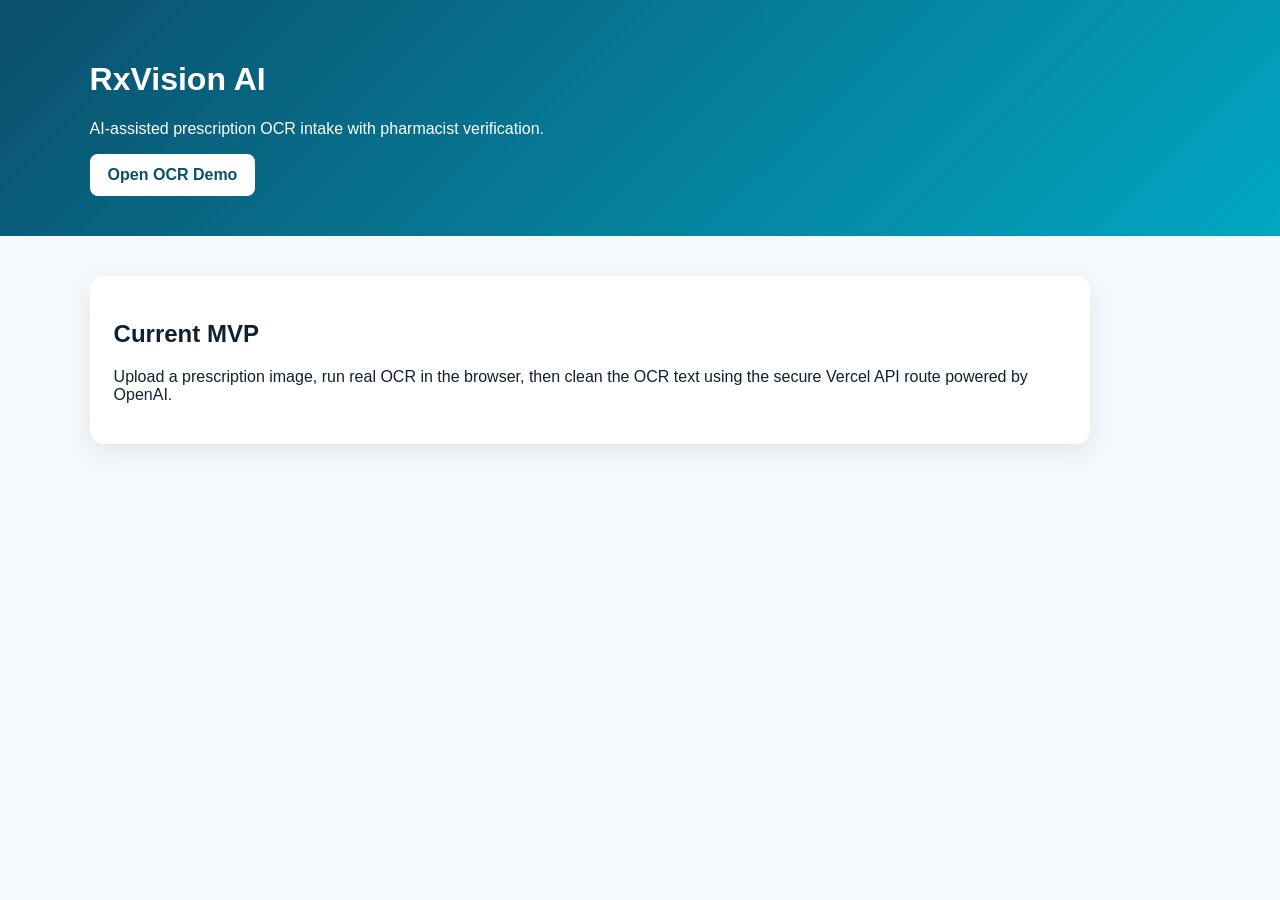
<file: index.html>
<!DOCTYPE html>
<html lang="en"><head><meta charset="UTF-8"><meta name="viewport" content="width=device-width,initial-scale=1.0"><title>RxVision AI</title><style>body{font-family:Arial;margin:0;background:#f6f9fc;color:#102033}header{background:linear-gradient(135deg,#0b4f6c,#01a7c2);color:#fff;padding:40px 7%}.btn{display:inline-block;background:white;color:#0b4f6c;padding:12px 18px;border-radius:8px;text-decoration:none;font-weight:700}section{padding:40px 7%;max-width:1000px}.card{background:white;border-radius:14px;padding:24px;box-shadow:0 8px 24px rgba(0,0,0,.08)}</style></head><body><header><h1>RxVision AI</h1><p>AI-assisted prescription OCR intake with pharmacist verification.</p><a class="btn" href="/mvp.html">Open OCR Demo</a></header><section><div class="card"><h2>Current MVP</h2><p>Upload a prescription image, run real OCR in the browser, then clean the OCR text using the secure Vercel API route powered by OpenAI.</p></div></section></body></html>
</file>
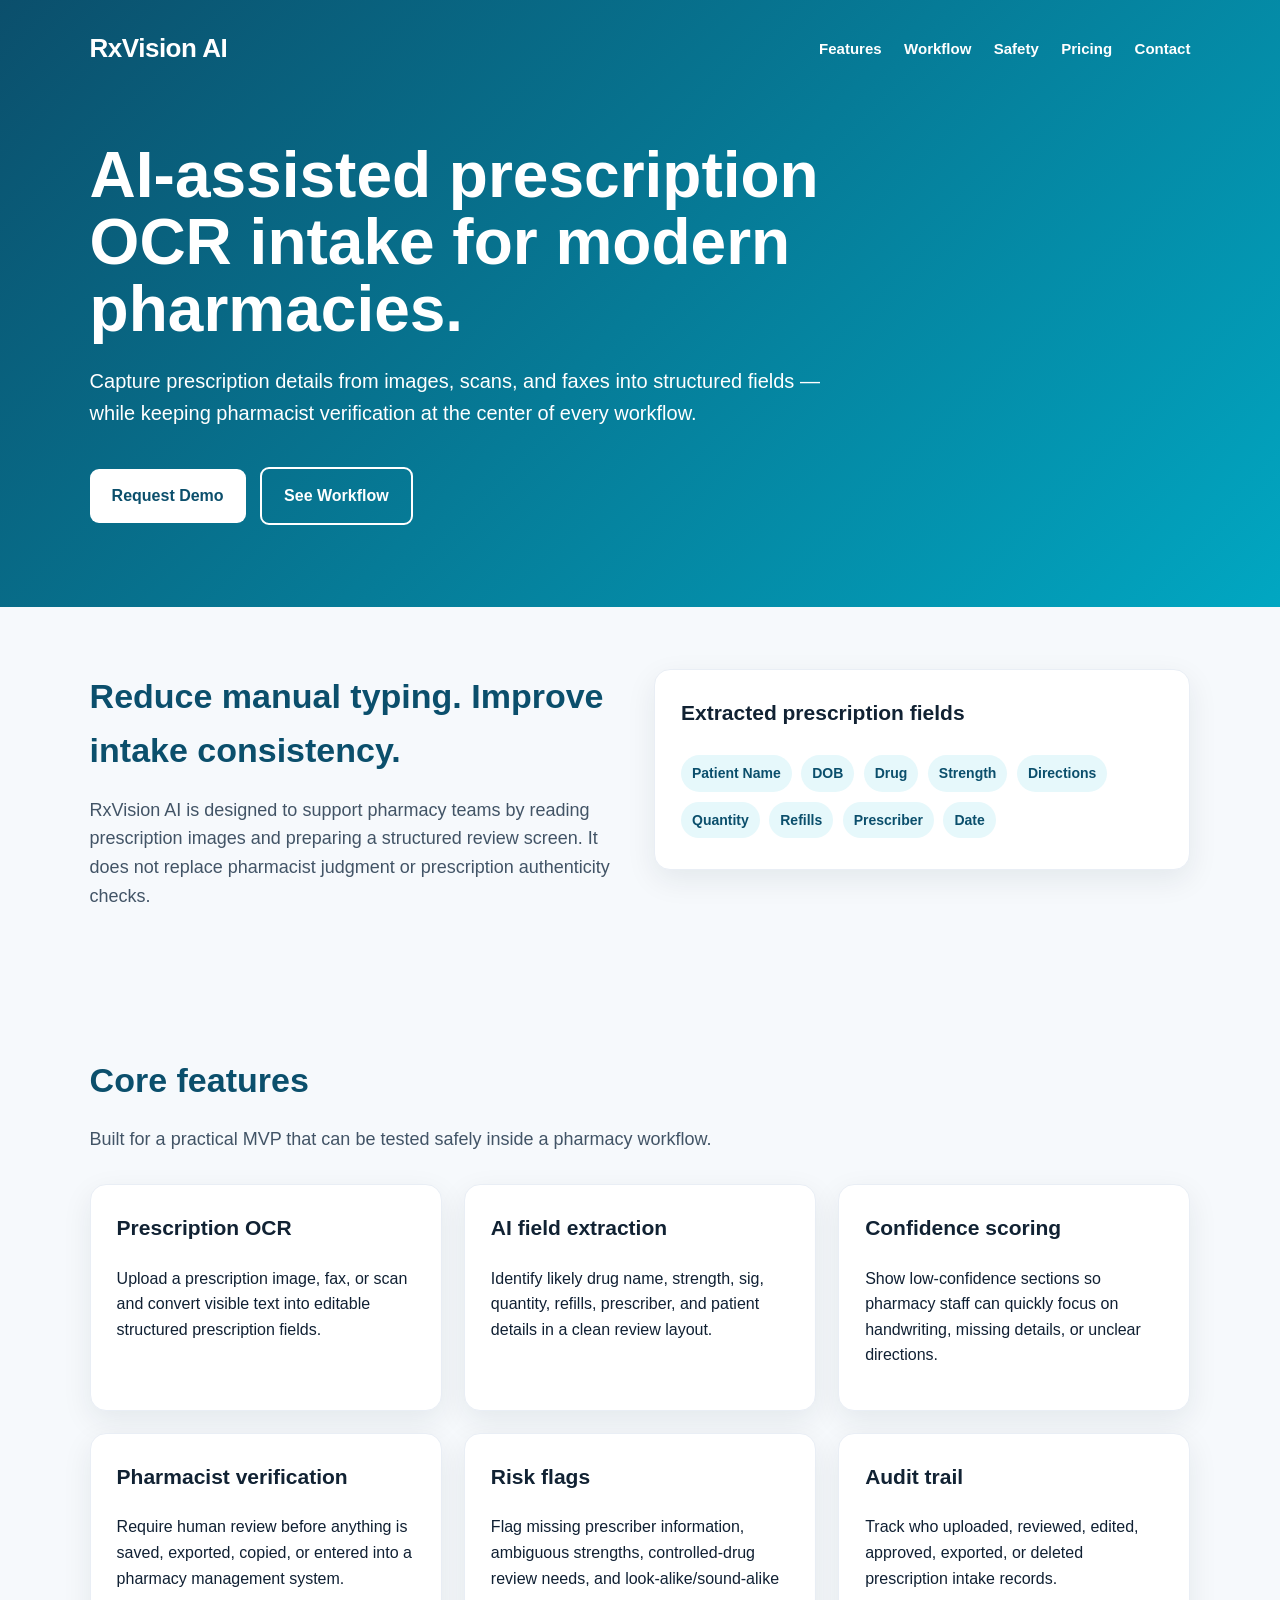
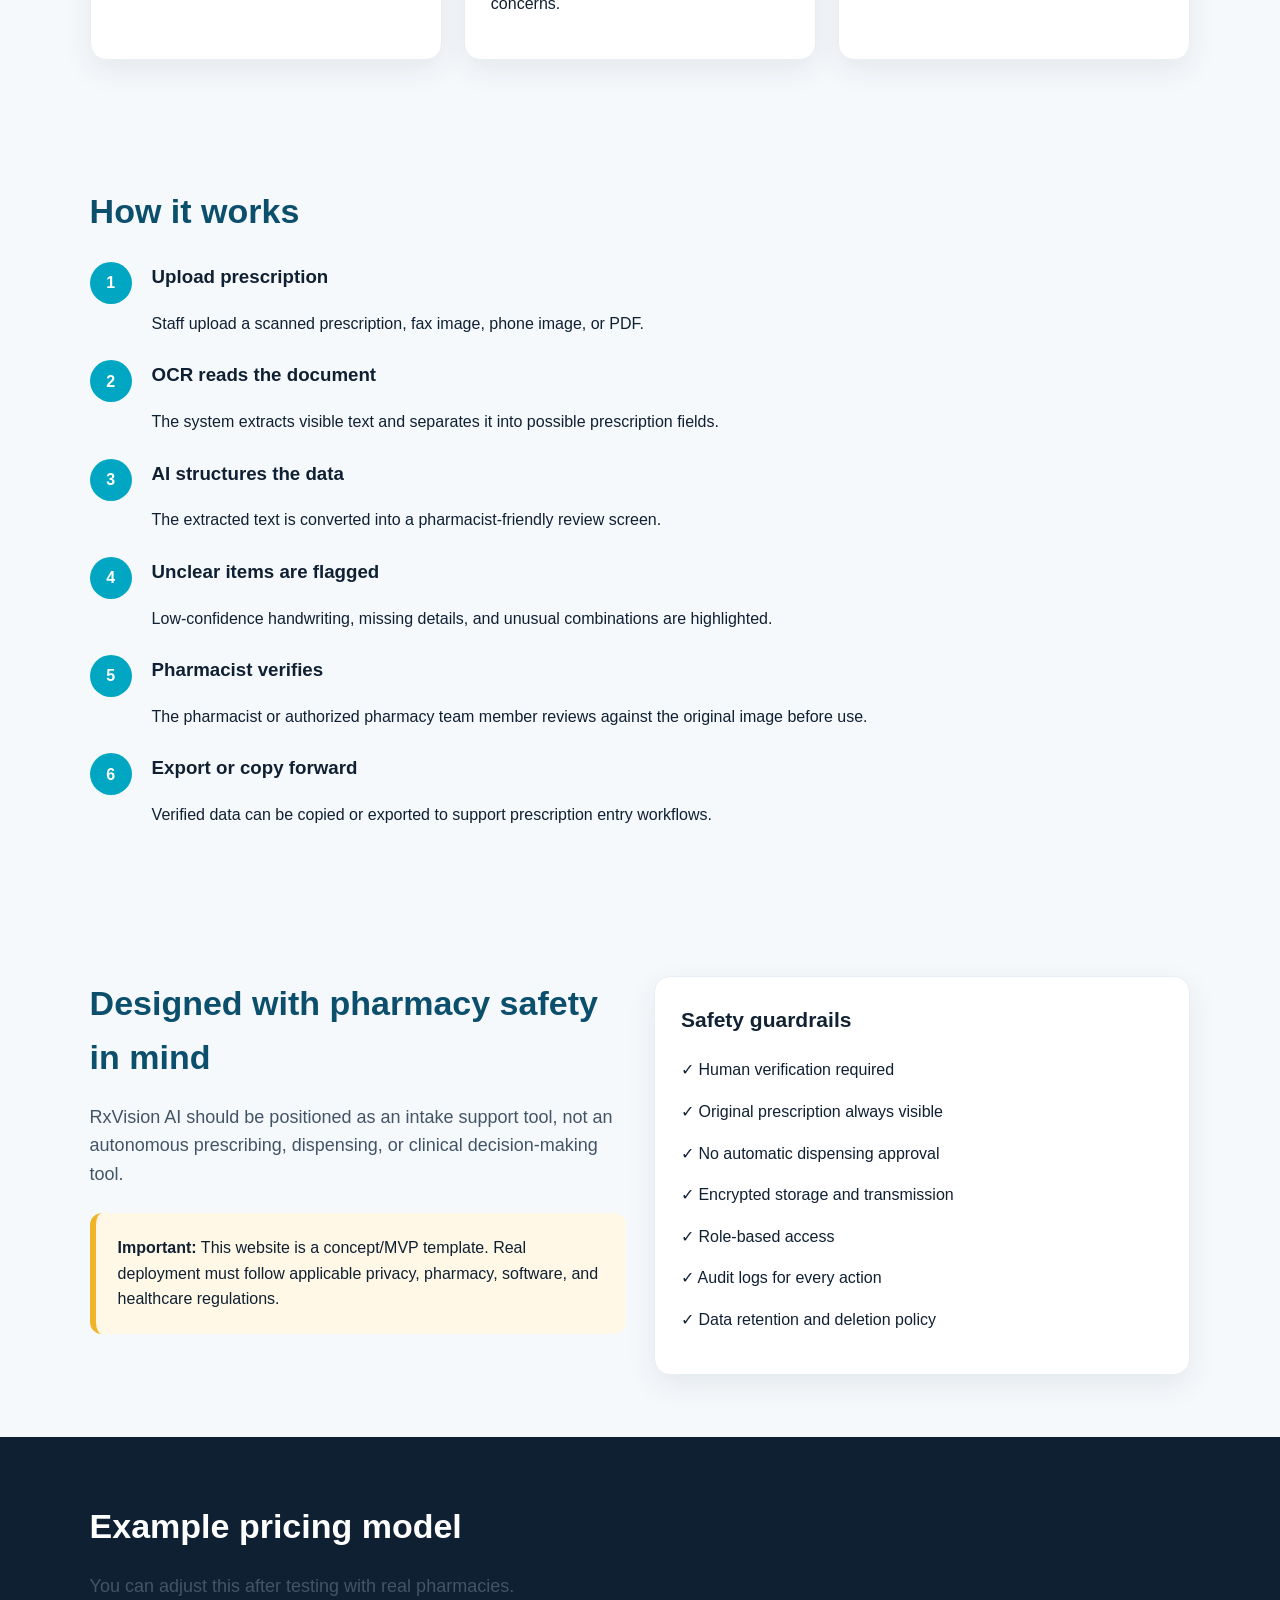
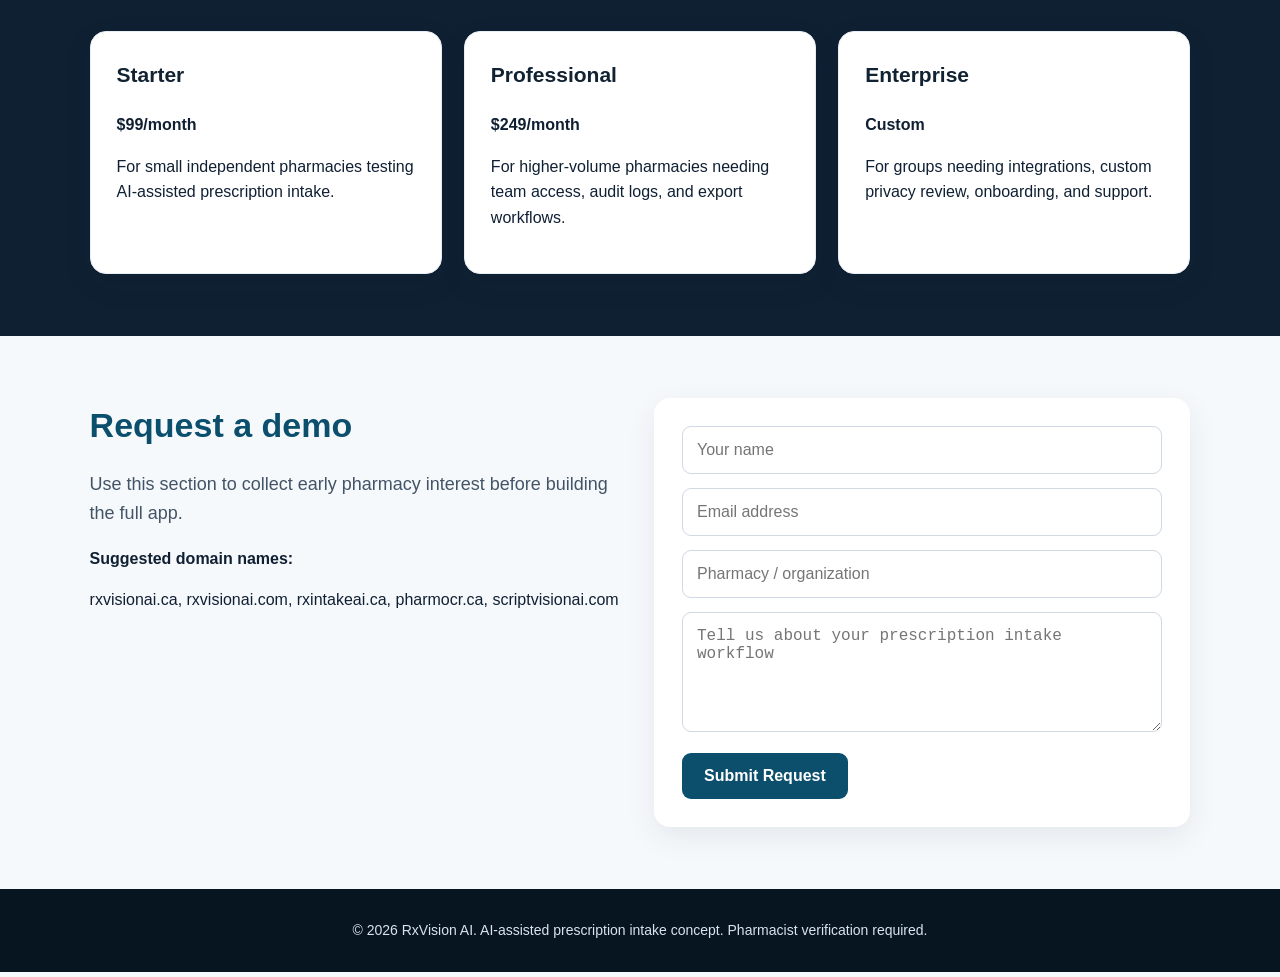
<file: Index.html>
<!DOCTYPE html>
<html lang="en">
<head>
  <meta charset="UTF-8" />
  <meta name="viewport" content="width=device-width, initial-scale=1.0" />
  <title>RxVision AI | AI-Assisted Prescription OCR Intake</title>
  <meta name="description" content="RxVision AI helps pharmacies capture prescription details from images and faxes using OCR and AI-assisted structured extraction, with pharmacist verification at the center." />
  <style>
    * { box-sizing: border-box; }
    body {
      margin: 0;
      font-family: Arial, Helvetica, sans-serif;
      color: #102033;
      background: #f6f9fc;
      line-height: 1.6;
    }
    header {
      background: linear-gradient(135deg, #0b4f6c, #01a7c2);
      color: white;
      padding: 28px 7%;
    }
    nav {
      display: flex;
      justify-content: space-between;
      align-items: center;
      gap: 20px;
      flex-wrap: wrap;
    }
    .logo {
      font-size: 26px;
      font-weight: 800;
      letter-spacing: -0.5px;
    }
    .nav-links a {
      color: white;
      text-decoration: none;
      margin-left: 18px;
      font-weight: 600;
      font-size: 15px;
    }
    .hero {
      padding: 72px 0 46px;
      max-width: 1080px;
    }
    .hero h1 {
      font-size: clamp(36px, 6vw, 64px);
      line-height: 1.05;
      margin: 0 0 22px;
      max-width: 850px;
    }
    .hero p {
      font-size: 20px;
      max-width: 760px;
      margin-bottom: 30px;
    }
    .buttons a {
      display: inline-block;
      background: white;
      color: #0b4f6c;
      padding: 14px 22px;
      margin: 8px 10px 8px 0;
      border-radius: 9px;
      text-decoration: none;
      font-weight: 800;
    }
    .buttons a.secondary {
      background: transparent;
      color: white;
      border: 2px solid white;
    }
    section {
      padding: 62px 7%;
    }
    .container {
      max-width: 1120px;
      margin: auto;
    }
    h2 {
      font-size: 34px;
      margin: 0 0 16px;
      color: #0b4f6c;
    }
    .lead {
      font-size: 18px;
      max-width: 820px;
      color: #425466;
    }
    .grid {
      display: grid;
      grid-template-columns: repeat(3, 1fr);
      gap: 22px;
      margin-top: 30px;
    }
    .card {
      background: white;
      border-radius: 16px;
      padding: 26px;
      box-shadow: 0 10px 30px rgba(16,32,51,0.08);
      border: 1px solid #e9eef5;
    }
    .card h3 {
      margin-top: 0;
      color: #123;
      font-size: 21px;
    }
    .workflow {
      counter-reset: step;
    }
    .step {
      position: relative;
      padding-left: 62px;
      margin: 24px 0;
    }
    .step:before {
      counter-increment: step;
      content: counter(step);
      position: absolute;
      left: 0;
      top: 0;
      width: 42px;
      height: 42px;
      border-radius: 50%;
      background: #01a7c2;
      color: white;
      display: grid;
      place-items: center;
      font-weight: 800;
    }
    .split {
      display: grid;
      grid-template-columns: 1fr 1fr;
      gap: 28px;
      align-items: start;
    }
    .tag {
      display: inline-block;
      background: #e6f8fb;
      color: #0b4f6c;
      padding: 7px 11px;
      border-radius: 999px;
      font-weight: 700;
      margin: 5px 5px 5px 0;
      font-size: 14px;
    }
    .warning {
      background: #fff8e6;
      border-left: 6px solid #f0b429;
      padding: 22px;
      border-radius: 12px;
      margin-top: 24px;
    }
    .pricing {
      background: #102033;
      color: white;
    }
    .pricing h2 { color: white; }
    .pricing .card { color: #102033; }
    form {
      background: white;
      padding: 28px;
      border-radius: 16px;
      box-shadow: 0 10px 30px rgba(16,32,51,0.08);
    }
    input, textarea {
      width: 100%;
      padding: 14px;
      border: 1px solid #cfd8e3;
      border-radius: 9px;
      margin-bottom: 14px;
      font-size: 16px;
    }
    button {
      background: #0b4f6c;
      color: white;
      padding: 14px 22px;
      border: none;
      border-radius: 9px;
      font-weight: 800;
      cursor: pointer;
      font-size: 16px;
    }
    footer {
      padding: 30px 7%;
      background: #071520;
      color: #d8e4ef;
      text-align: center;
      font-size: 14px;
    }
    @media (max-width: 850px) {
      .grid, .split { grid-template-columns: 1fr; }
      .nav-links a { display: inline-block; margin: 8px 10px 0 0; }
      section { padding: 46px 6%; }
    }
  </style>
</head>
<body>
  <header>
    <nav>
      <div class="logo">RxVision AI</div>
      <div class="nav-links">
        <a href="#features">Features</a>
        <a href="#workflow">Workflow</a>
        <a href="#safety">Safety</a>
        <a href="#pricing">Pricing</a>
        <a href="#contact">Contact</a>
      </div>
    </nav>

    <div class="hero">
      <h1>AI-assisted prescription OCR intake for modern pharmacies.</h1>
      <p>Capture prescription details from images, scans, and faxes into structured fields — while keeping pharmacist verification at the center of every workflow.</p>
      <div class="buttons">
        <a href="#contact">Request Demo</a>
        <a href="#workflow" class="secondary">See Workflow</a>
      </div>
    </div>
  </header>

  <section>
    <div class="container split">
      <div>
        <h2>Reduce manual typing. Improve intake consistency.</h2>
        <p class="lead">RxVision AI is designed to support pharmacy teams by reading prescription images and preparing a structured review screen. It does not replace pharmacist judgment or prescription authenticity checks.</p>
      </div>
      <div class="card">
        <h3>Extracted prescription fields</h3>
        <span class="tag">Patient Name</span>
        <span class="tag">DOB</span>
        <span class="tag">Drug</span>
        <span class="tag">Strength</span>
        <span class="tag">Directions</span>
        <span class="tag">Quantity</span>
        <span class="tag">Refills</span>
        <span class="tag">Prescriber</span>
        <span class="tag">Date</span>
      </div>
    </div>
  </section>

  <section id="features">
    <div class="container">
      <h2>Core features</h2>
      <p class="lead">Built for a practical MVP that can be tested safely inside a pharmacy workflow.</p>
      <div class="grid">
        <div class="card">
          <h3>Prescription OCR</h3>
          <p>Upload a prescription image, fax, or scan and convert visible text into editable structured prescription fields.</p>
        </div>
        <div class="card">
          <h3>AI field extraction</h3>
          <p>Identify likely drug name, strength, sig, quantity, refills, prescriber, and patient details in a clean review layout.</p>
        </div>
        <div class="card">
          <h3>Confidence scoring</h3>
          <p>Show low-confidence sections so pharmacy staff can quickly focus on handwriting, missing details, or unclear directions.</p>
        </div>
        <div class="card">
          <h3>Pharmacist verification</h3>
          <p>Require human review before anything is saved, exported, copied, or entered into a pharmacy management system.</p>
        </div>
        <div class="card">
          <h3>Risk flags</h3>
          <p>Flag missing prescriber information, ambiguous strengths, controlled-drug review needs, and look-alike/sound-alike concerns.</p>
        </div>
        <div class="card">
          <h3>Audit trail</h3>
          <p>Track who uploaded, reviewed, edited, approved, exported, or deleted prescription intake records.</p>
        </div>
      </div>
    </div>
  </section>

  <section id="workflow">
    <div class="container">
      <h2>How it works</h2>
      <div class="workflow">
        <div class="step">
          <h3>Upload prescription</h3>
          <p>Staff upload a scanned prescription, fax image, phone image, or PDF.</p>
        </div>
        <div class="step">
          <h3>OCR reads the document</h3>
          <p>The system extracts visible text and separates it into possible prescription fields.</p>
        </div>
        <div class="step">
          <h3>AI structures the data</h3>
          <p>The extracted text is converted into a pharmacist-friendly review screen.</p>
        </div>
        <div class="step">
          <h3>Unclear items are flagged</h3>
          <p>Low-confidence handwriting, missing details, and unusual combinations are highlighted.</p>
        </div>
        <div class="step">
          <h3>Pharmacist verifies</h3>
          <p>The pharmacist or authorized pharmacy team member reviews against the original image before use.</p>
        </div>
        <div class="step">
          <h3>Export or copy forward</h3>
          <p>Verified data can be copied or exported to support prescription entry workflows.</p>
        </div>
      </div>
    </div>
  </section>

  <section id="safety">
    <div class="container split">
      <div>
        <h2>Designed with pharmacy safety in mind</h2>
        <p class="lead">RxVision AI should be positioned as an intake support tool, not an autonomous prescribing, dispensing, or clinical decision-making tool.</p>
        <div class="warning">
          <strong>Important:</strong> This website is a concept/MVP template. Real deployment must follow applicable privacy, pharmacy, software, and healthcare regulations.
        </div>
      </div>
      <div class="card">
        <h3>Safety guardrails</h3>
        <p>✓ Human verification required</p>
        <p>✓ Original prescription always visible</p>
        <p>✓ No automatic dispensing approval</p>
        <p>✓ Encrypted storage and transmission</p>
        <p>✓ Role-based access</p>
        <p>✓ Audit logs for every action</p>
        <p>✓ Data retention and deletion policy</p>
      </div>
    </div>
  </section>

  <section id="pricing" class="pricing">
    <div class="container">
      <h2>Example pricing model</h2>
      <p class="lead">You can adjust this after testing with real pharmacies.</p>
      <div class="grid">
        <div class="card">
          <h3>Starter</h3>
          <p><strong>$99/month</strong></p>
          <p>For small independent pharmacies testing AI-assisted prescription intake.</p>
        </div>
        <div class="card">
          <h3>Professional</h3>
          <p><strong>$249/month</strong></p>
          <p>For higher-volume pharmacies needing team access, audit logs, and export workflows.</p>
        </div>
        <div class="card">
          <h3>Enterprise</h3>
          <p><strong>Custom</strong></p>
          <p>For groups needing integrations, custom privacy review, onboarding, and support.</p>
        </div>
      </div>
    </div>
  </section>

  <section id="contact">
    <div class="container split">
      <div>
        <h2>Request a demo</h2>
        <p class="lead">Use this section to collect early pharmacy interest before building the full app.</p>
        <p><strong>Suggested domain names:</strong></p>
        <p>rxvisionai.ca, rxvisionai.com, rxintakeai.ca, pharmocr.ca, scriptvisionai.com</p>
      </div>
      <form>
        <input type="text" placeholder="Your name" />
        <input type="email" placeholder="Email address" />
        <input type="text" placeholder="Pharmacy / organization" />
        <textarea rows="5" placeholder="Tell us about your prescription intake workflow"></textarea>
        <button type="button">Submit Request</button>
      </form>
    </div>
  </section>

  <footer>
    © 2026 RxVision AI. AI-assisted prescription intake concept. Pharmacist verification required.
  </footer>
</body>
</html>
</file>
